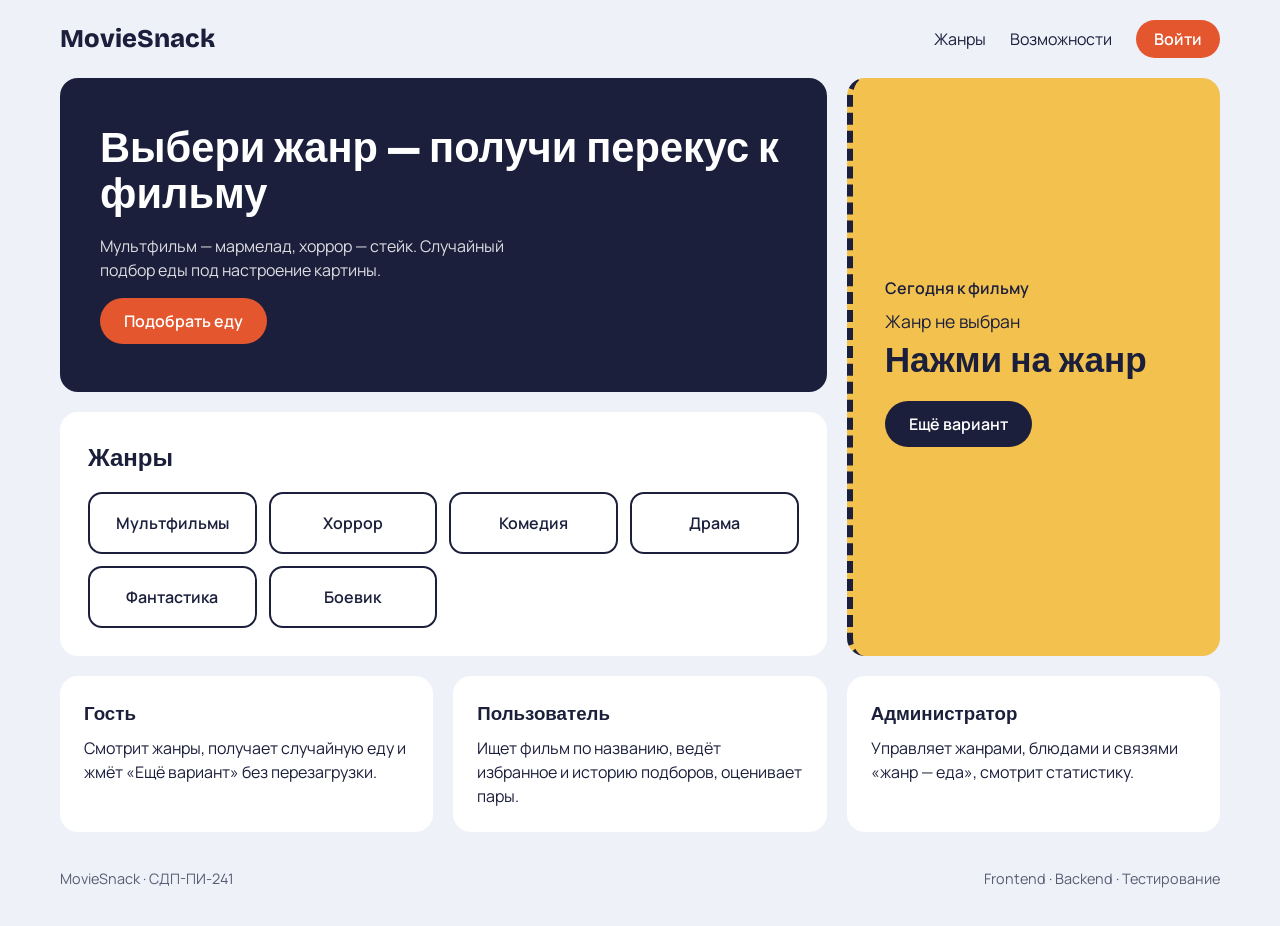
<file: client/index.html>
<!DOCTYPE html>
<html lang="ru">
<head>
  <meta charset="UTF-8">
  <!-- Без этого тега media-запросы на телефоне НЕ работают -->
  <meta name="viewport" content="width=device-width, initial-scale=1">
  <title>MovieSnack — еда под фильм</title>
  <link rel="preconnect" href="https://fonts.googleapis.com">
  <link rel="preconnect" href="https://fonts.gstatic.com" crossorigin>
  <link href="https://fonts.googleapis.com/css2?family=Bricolage+Grotesque:wght@600;800&family=Manrope:wght@400;600&display=swap" rel="stylesheet">
  <link rel="stylesheet" href="style.css">
</head>
<body>

  <!-- Главный контейнер: на ПК/планшете это GRID, на телефоне — FLEXBOX -->
  <div class="page">

    <header class="header">
      <a class="logo" href="#">MovieSnack</a>
      <nav class="nav">
        <a href="#genres">Жанры</a>
        <a href="#features">Возможности</a>
        <div class="nav__auth" id="authLinks"></div>
      </nav>
    </header>

    <section class="hero">
      <h1>Выбери жанр — получи перекус к фильму</h1>
      <p>Мультфильм — мармелад, хоррор — стейк. Случайный подбор еды под настроение картины.</p>
      <a class="btn" href="#genres">Подобрать еду</a>
    </section>

    <aside class="picker" aria-live="polite">
      <p class="picker__label">Сегодня к фильму</p>
      <p class="picker__genre" id="resultGenre">Жанр не выбран</p>
      <p class="picker__food" id="resultFood">Нажми на жанр</p>
      <button class="btn btn--dark" id="againBtn" type="button">Ещё вариант</button>
      <div class="picker__actions" id="pickerActions"></div>
    </aside>

    <section class="genres" id="genres">
      <h2>Жанры</h2>
      <!-- Вложенный Grid: карточки сами подбирают число колонок -->
      <div class="genres__list" id="genresList"></div>
    </section>

    <section class="features" id="features">
      <article class="card">
        <h3>Гость</h3>
        <p>Смотрит жанры, получает случайную еду и жмёт «Ещё вариант» без перезагрузки.</p>
      </article>
      <article class="card">
        <h3>Пользователь</h3>
        <p>Ищет фильм по названию, ведёт избранное и историю подборов, оценивает пары.</p>
      </article>
      <article class="card">
        <h3>Администратор</h3>
        <p>Управляет жанрами, блюдами и связями «жанр — еда», смотрит статистику.</p>
      </article>
    </section>

    <footer class="footer">
      <p>MovieSnack · СДП-ПИ-241</p>
      <p>Frontend · Backend · Тестирование</p>
    </footer>

  </div>

  <script src="js/mock.js"></script>
  <script src="js/auth.js"></script>
  <script src="js/api.js"></script>
  <script src="js/ui.js"></script>
  <script src="js/home.js"></script>
</body>
</html>
</file>
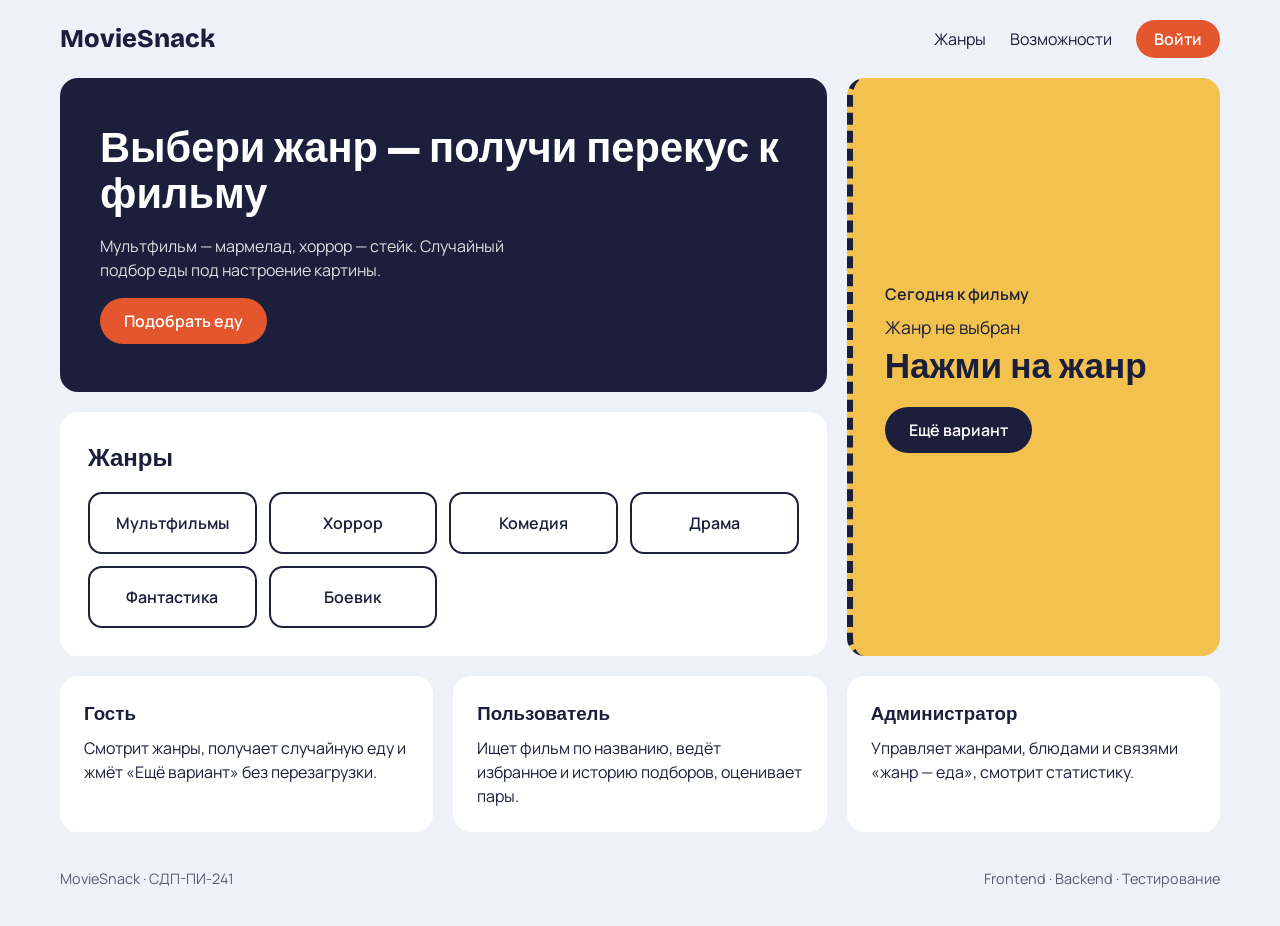
<file: lab3/index.html>
<!DOCTYPE html>
<html lang="ru">
<head>
  <meta charset="UTF-8">
  <!-- Без этого тега media-запросы на телефоне НЕ работают -->
  <meta name="viewport" content="width=device-width, initial-scale=1">
  <title>MovieSnack — еда под фильм</title>
  <link rel="preconnect" href="https://fonts.googleapis.com">
  <link rel="preconnect" href="https://fonts.gstatic.com" crossorigin>
  <link href="https://fonts.googleapis.com/css2?family=Bricolage+Grotesque:wght@600;800&family=Manrope:wght@400;600&display=swap" rel="stylesheet">
  <link rel="stylesheet" href="style.css">
</head>
<body>

  <!-- Главный контейнер: на ПК/планшете это GRID, на телефоне — FLEXBOX -->
  <div class="page">

    <header class="header">
      <a class="logo" href="#">MovieSnack</a>
      <nav class="nav">
        <a href="#genres">Жанры</a>
        <a href="#features">Возможности</a>
        <a class="btn btn--small" href="#">Войти</a>
      </nav>
    </header>

    <section class="hero">
      <h1>Выбери жанр — получи перекус к фильму</h1>
      <p>Мультфильм — мармелад, хоррор — стейк. Случайный подбор еды под настроение картины.</p>
      <a class="btn" href="#genres">Подобрать еду</a>
    </section>

    <aside class="picker" aria-live="polite">
      <p class="picker__label">Сегодня к фильму</p>
      <p class="picker__genre" id="resultGenre">Жанр не выбран</p>
      <p class="picker__food" id="resultFood">Нажми на жанр</p>
      <button class="btn btn--dark" id="againBtn" type="button">Ещё вариант</button>
    </aside>

    <section class="genres" id="genres">
      <h2>Жанры</h2>
      <!-- Вложенный Grid: карточки сами подбирают число колонок -->
      <div class="genres__list">
        <button class="genre" data-genre="Мультфильмы" type="button">Мультфильмы</button>
        <button class="genre" data-genre="Хоррор" type="button">Хоррор</button>
        <button class="genre" data-genre="Комедия" type="button">Комедия</button>
        <button class="genre" data-genre="Драма" type="button">Драма</button>
        <button class="genre" data-genre="Фантастика" type="button">Фантастика</button>
        <button class="genre" data-genre="Боевик" type="button">Боевик</button>
      </div>
    </section>

    <section class="features" id="features">
      <article class="card">
        <h3>Гость</h3>
        <p>Смотрит жанры, получает случайную еду и жмёт «Ещё вариант» без перезагрузки.</p>
      </article>
      <article class="card">
        <h3>Пользователь</h3>
        <p>Ищет фильм по названию, ведёт избранное и историю подборов, оценивает пары.</p>
      </article>
      <article class="card">
        <h3>Администратор</h3>
        <p>Управляет жанрами, блюдами и связями «жанр — еда», смотрит статистику.</p>
      </article>
    </section>

    <footer class="footer">
      <p>MovieSnack · СДП-ПИ-241</p>
      <p>Frontend · Backend · Тестирование</p>
    </footer>

  </div>

  <script src="script.js"></script>
</body>
</html>
</file>
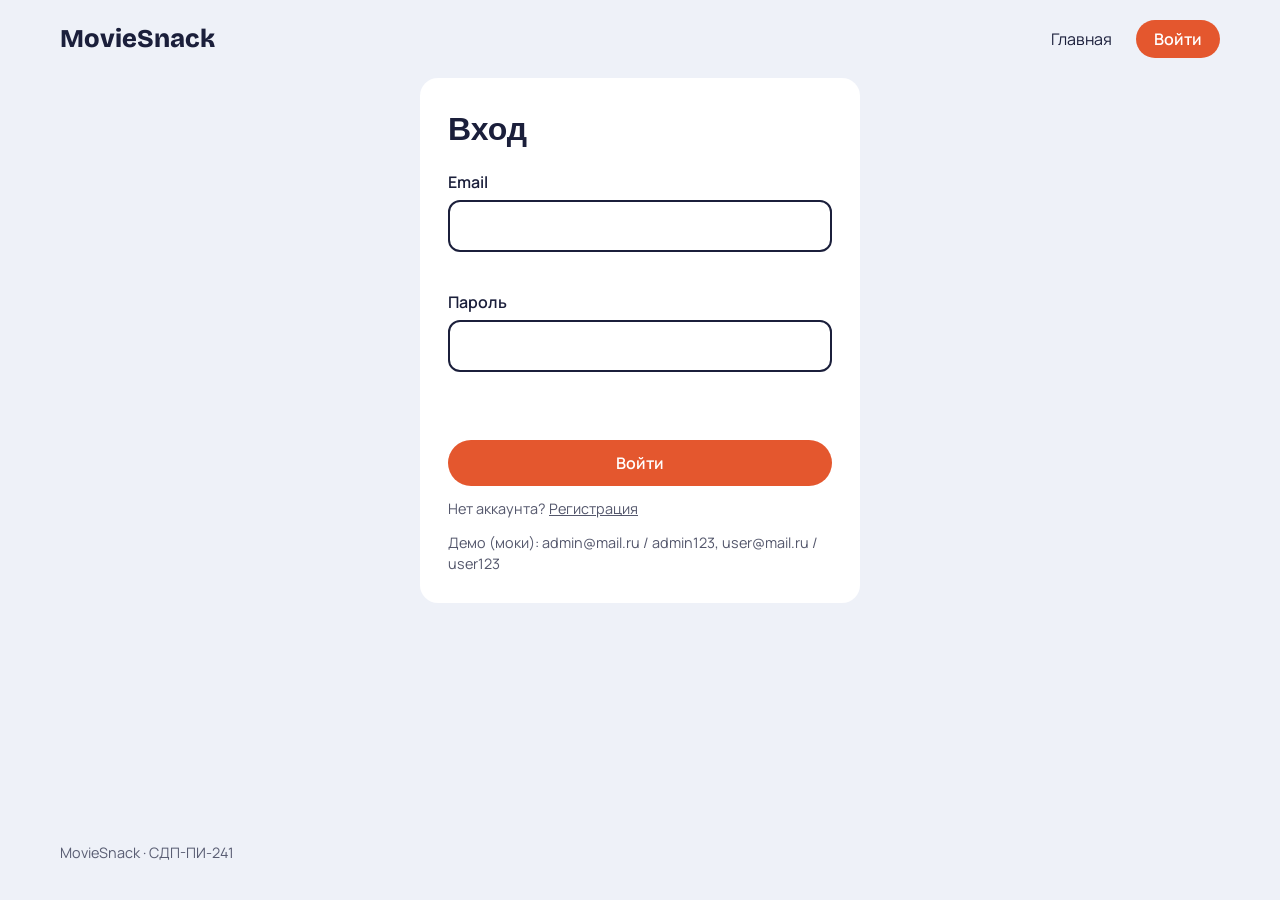
<file: client/admin.html>
<!DOCTYPE html>
<html lang="ru">
<head>
  <meta charset="UTF-8">
  <meta name="viewport" content="width=device-width, initial-scale=1">
  <title>Админка — MovieSnack</title>
  <link rel="preconnect" href="https://fonts.googleapis.com">
  <link rel="preconnect" href="https://fonts.gstatic.com" crossorigin>
  <link href="https://fonts.googleapis.com/css2?family=Bricolage+Grotesque:wght@600;800&family=Manrope:wght@400;600&display=swap" rel="stylesheet">
  <link rel="stylesheet" href="style.css">
</head>
<body>
  <div class="wrap">
    <header class="header" id="siteHeader"></header>
    <main class="panel">
      <h1>Панель администратора</h1>
      <div class="tabs" id="tabs"></div>
      <div id="adminContent"></div>
    </main>
    <footer class="footer"><p>MovieSnack · СДП-ПИ-241</p></footer>
  </div>
  <script src="js/mock.js"></script>
  <script src="js/auth.js"></script>
  <script src="js/api.js"></script>
  <script src="js/ui.js"></script>
  <script src="js/pages/admin.js"></script>
</body>
</html>
</file>
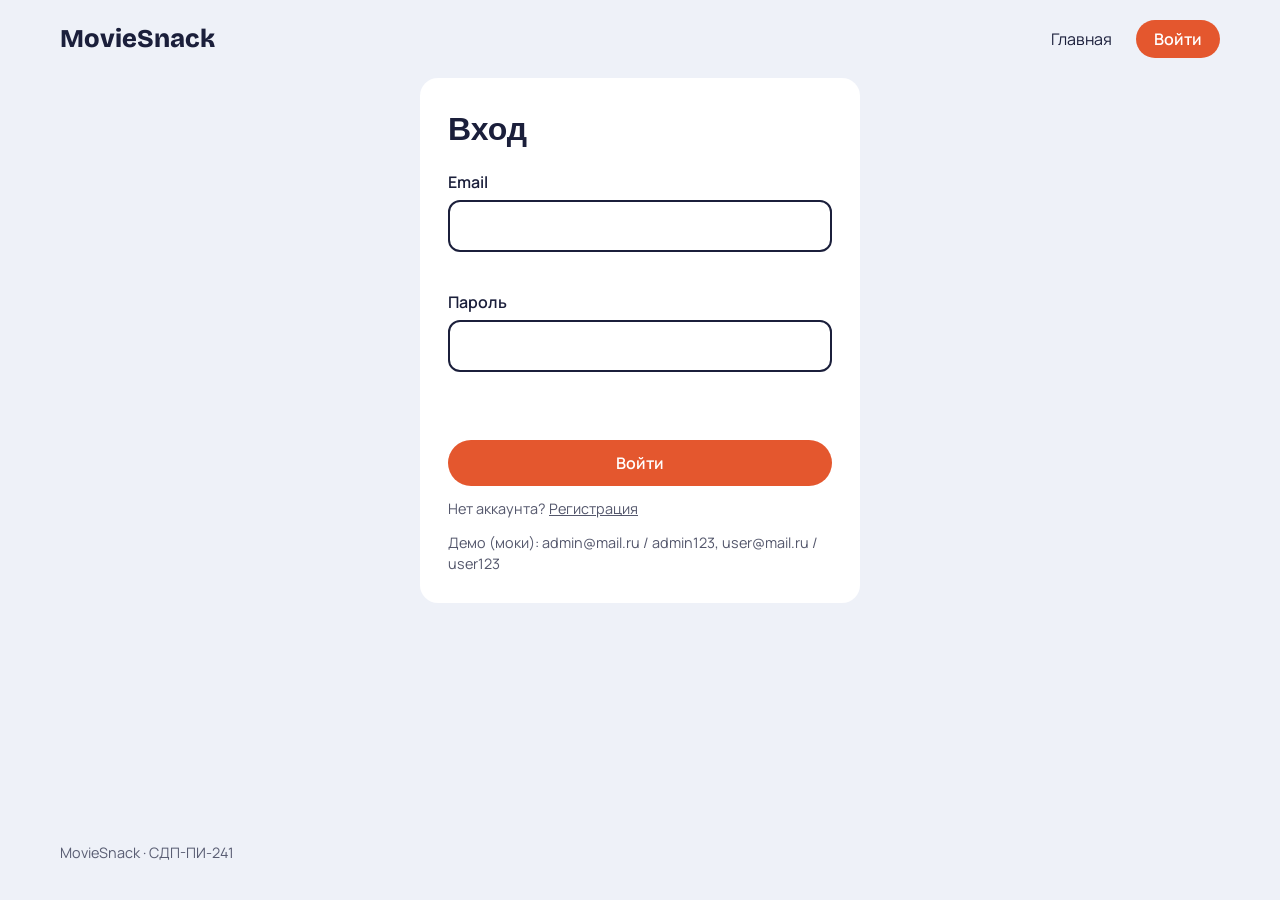
<file: client/favorites.html>
<!DOCTYPE html>
<html lang="ru">
<head>
  <meta charset="UTF-8">
  <meta name="viewport" content="width=device-width, initial-scale=1">
  <title>Избранное — MovieSnack</title>
  <link rel="preconnect" href="https://fonts.googleapis.com">
  <link rel="preconnect" href="https://fonts.gstatic.com" crossorigin>
  <link href="https://fonts.googleapis.com/css2?family=Bricolage+Grotesque:wght@600;800&family=Manrope:wght@400;600&display=swap" rel="stylesheet">
  <link rel="stylesheet" href="style.css">
</head>
<body>
  <div class="wrap">
    <header class="header" id="siteHeader"></header>
    <main class="panel">
      <h1>Избранное</h1>
      <div class="cards" id="cards"></div>
    </main>
    <footer class="footer"><p>MovieSnack · СДП-ПИ-241</p></footer>
  </div>
  <script src="js/mock.js"></script>
  <script src="js/auth.js"></script>
  <script src="js/api.js"></script>
  <script src="js/ui.js"></script>
  <script src="js/pages/favorites.js"></script>
</body>
</html>
</file>
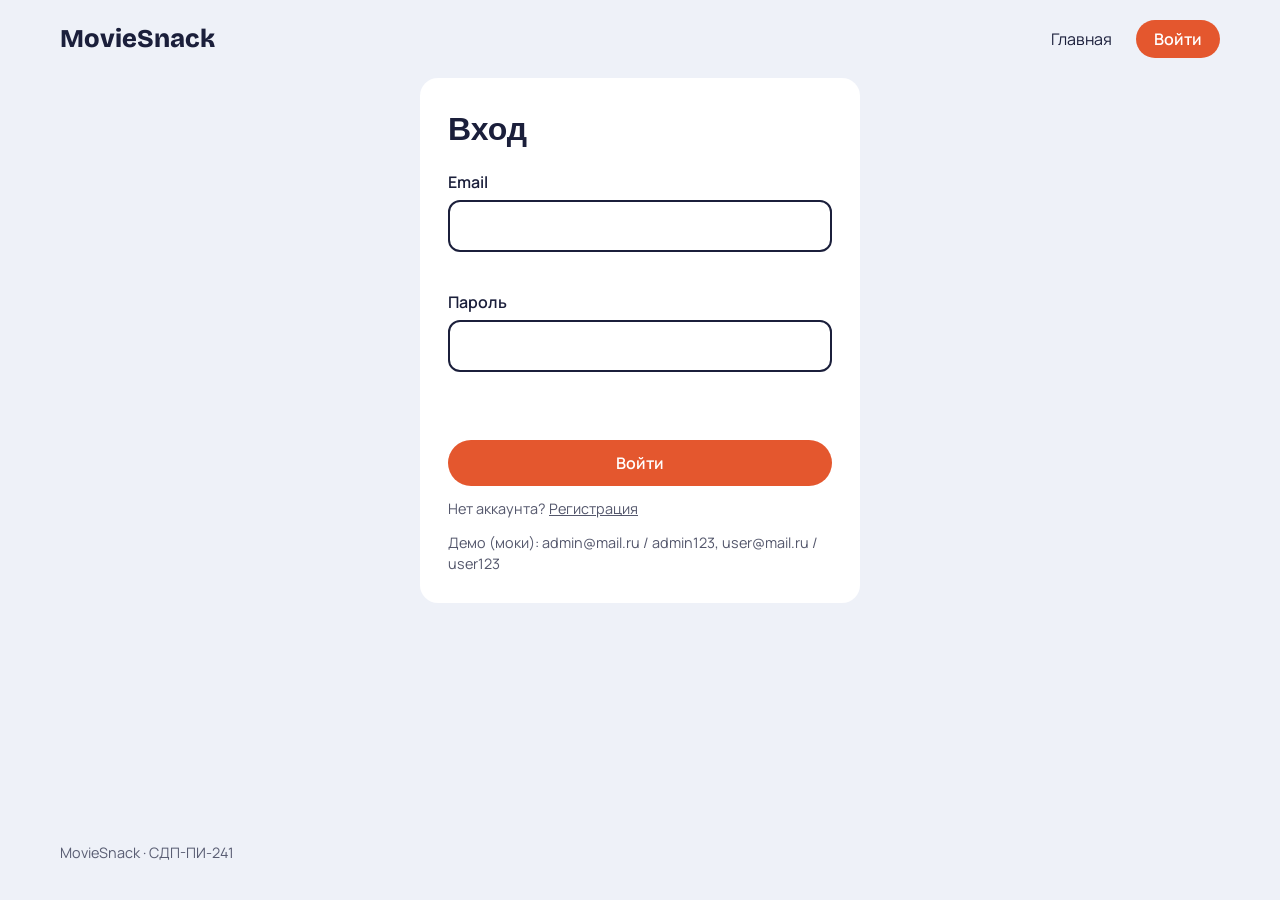
<file: client/history.html>
<!DOCTYPE html>
<html lang="ru">
<head>
  <meta charset="UTF-8">
  <meta name="viewport" content="width=device-width, initial-scale=1">
  <title>История — MovieSnack</title>
  <link rel="preconnect" href="https://fonts.googleapis.com">
  <link rel="preconnect" href="https://fonts.gstatic.com" crossorigin>
  <link href="https://fonts.googleapis.com/css2?family=Bricolage+Grotesque:wght@600;800&family=Manrope:wght@400;600&display=swap" rel="stylesheet">
  <link rel="stylesheet" href="style.css">
</head>
<body>
  <div class="wrap">
    <header class="header" id="siteHeader"></header>
    <main class="panel">
      <h1>История подборов</h1>
      <div id="historyBox"></div>
    </main>
    <footer class="footer"><p>MovieSnack · СДП-ПИ-241</p></footer>
  </div>
  <script src="js/mock.js"></script>
  <script src="js/auth.js"></script>
  <script src="js/api.js"></script>
  <script src="js/ui.js"></script>
  <script src="js/pages/history.js"></script>
</body>
</html>
</file>
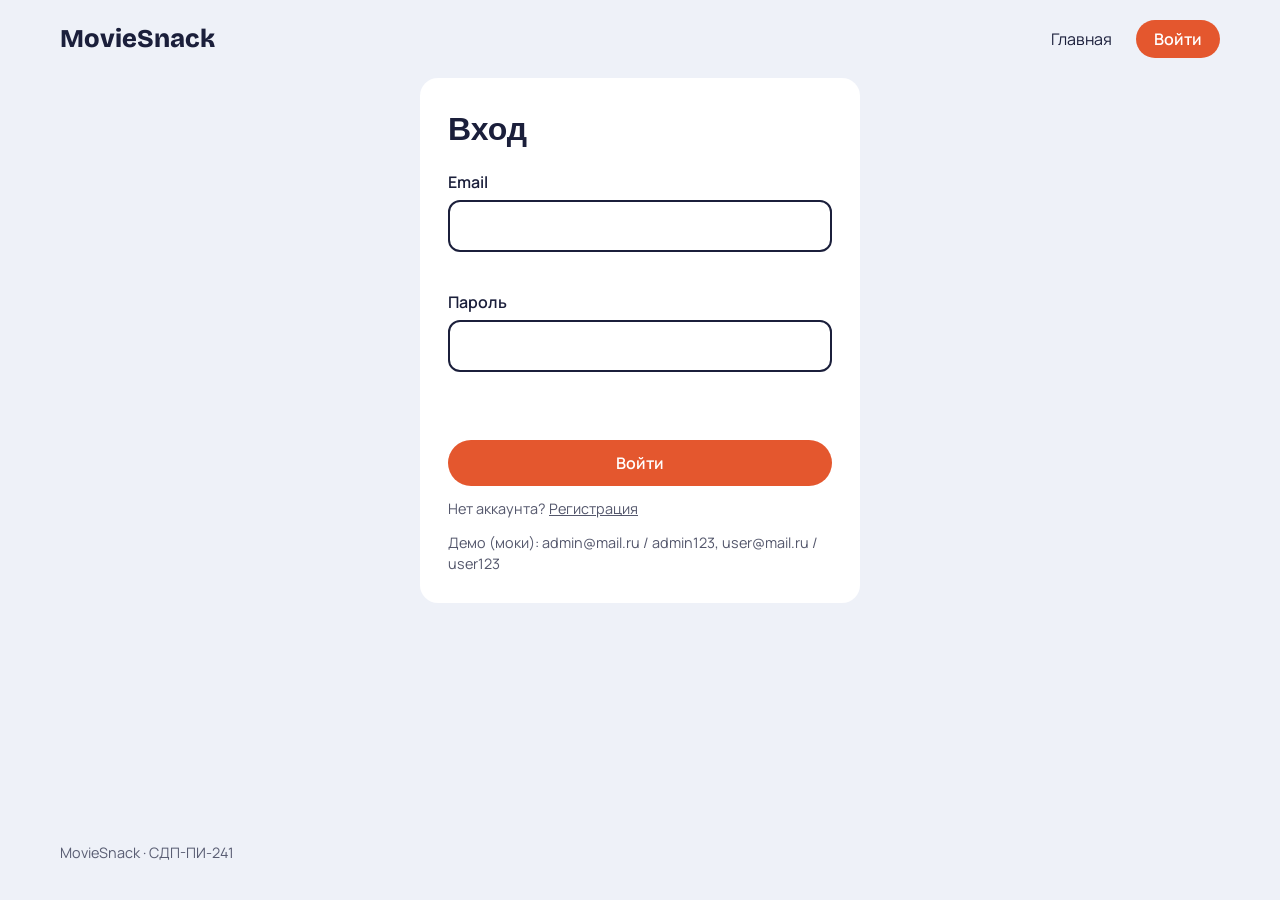
<file: client/login.html>
<!DOCTYPE html>
<html lang="ru">
<head>
  <meta charset="UTF-8">
  <meta name="viewport" content="width=device-width, initial-scale=1">
  <title>Вход — MovieSnack</title>
  <link rel="preconnect" href="https://fonts.googleapis.com">
  <link rel="preconnect" href="https://fonts.gstatic.com" crossorigin>
  <link href="https://fonts.googleapis.com/css2?family=Bricolage+Grotesque:wght@600;800&family=Manrope:wght@400;600&display=swap" rel="stylesheet">
  <link rel="stylesheet" href="style.css">
</head>
<body>
  <div class="wrap">
    <header class="header" id="siteHeader"></header>
    <main class="panel auth">
      <h1>Вход</h1>
      <form class="form" id="authForm" data-mode="login" novalidate>
      <label class="field">Email
        <input name="email" type="email" autocomplete="email">
        <span class="field__error" data-error="email"></span>
      </label>
      <label class="field">Пароль
        <input name="password" type="password" autocomplete="current-password">
        <span class="field__error" data-error="password"></span>
      </label>
      <p class="field__error" id="formError"></p>
        <button class="btn" type="submit">Войти</button>
      </form>
      <p class="hint">Нет аккаунта? <a href="register.html">Регистрация</a></p>
      <p class="hint">Демо (моки): admin@mail.ru / admin123, user@mail.ru / user123</p>
    </main>
    <footer class="footer"><p>MovieSnack · СДП-ПИ-241</p></footer>
  </div>
  <script src="js/mock.js"></script>
  <script src="js/auth.js"></script>
  <script src="js/api.js"></script>
  <script src="js/ui.js"></script>
  <script src="js/pages/login.js"></script>
</body>
</html>
</file>
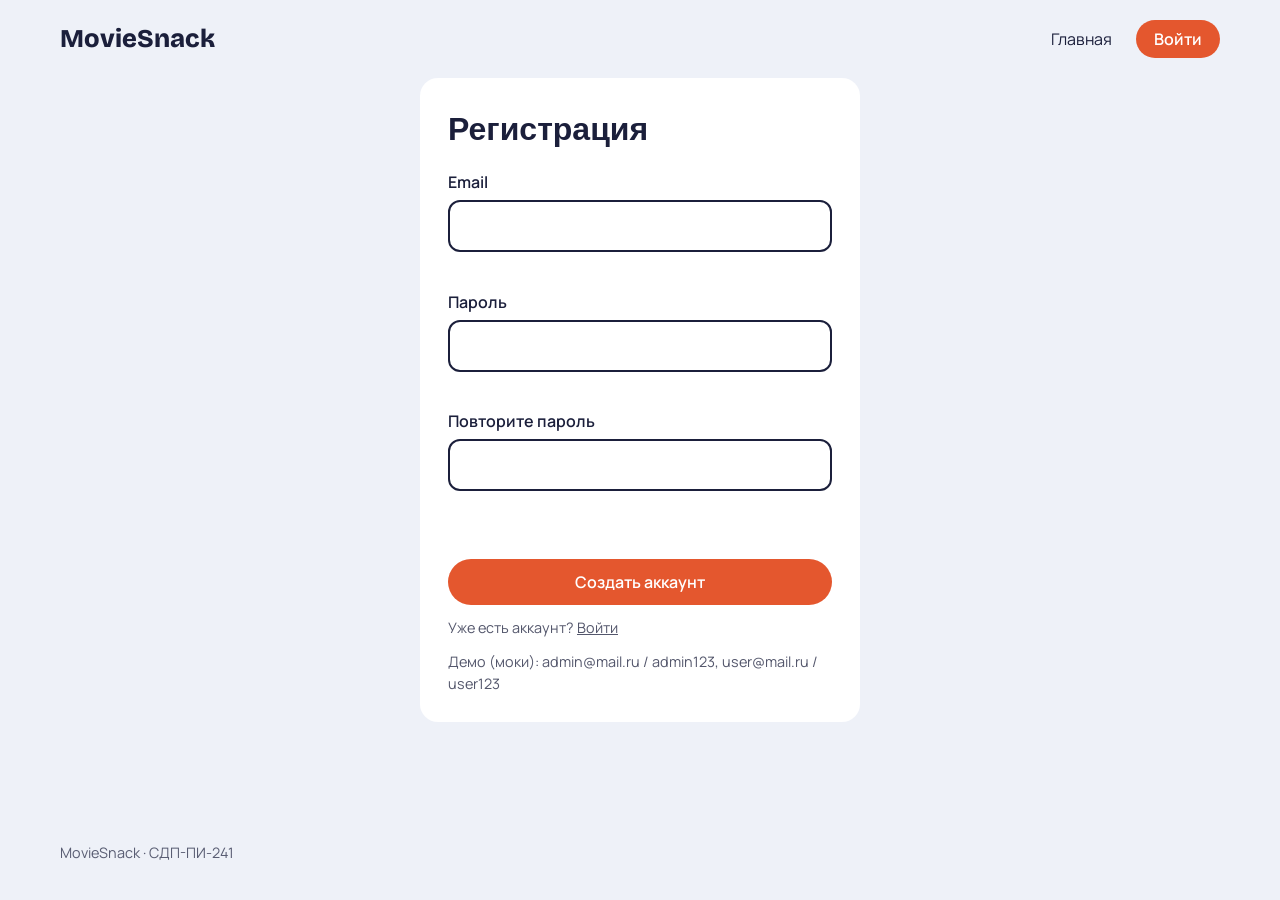
<file: client/register.html>
<!DOCTYPE html>
<html lang="ru">
<head>
  <meta charset="UTF-8">
  <meta name="viewport" content="width=device-width, initial-scale=1">
  <title>Регистрация — MovieSnack</title>
  <link rel="preconnect" href="https://fonts.googleapis.com">
  <link rel="preconnect" href="https://fonts.gstatic.com" crossorigin>
  <link href="https://fonts.googleapis.com/css2?family=Bricolage+Grotesque:wght@600;800&family=Manrope:wght@400;600&display=swap" rel="stylesheet">
  <link rel="stylesheet" href="style.css">
</head>
<body>
  <div class="wrap">
    <header class="header" id="siteHeader"></header>
    <main class="panel auth">
      <h1>Регистрация</h1>
      <form class="form" id="authForm" data-mode="register" novalidate>
      <label class="field">Email
        <input name="email" type="email" autocomplete="email">
        <span class="field__error" data-error="email"></span>
      </label>
      <label class="field">Пароль
        <input name="password" type="password" autocomplete="new-password">
        <span class="field__error" data-error="password"></span>
      </label>
      <label class="field">Повторите пароль
        <input name="password2" type="password" autocomplete="new-password">
        <span class="field__error" data-error="password2"></span>
      </label>
      <p class="field__error" id="formError"></p>
        <button class="btn" type="submit">Создать аккаунт</button>
      </form>
      <p class="hint">Уже есть аккаунт? <a href="login.html">Войти</a></p>
      <p class="hint">Демо (моки): admin@mail.ru / admin123, user@mail.ru / user123</p>
    </main>
    <footer class="footer"><p>MovieSnack · СДП-ПИ-241</p></footer>
  </div>
  <script src="js/mock.js"></script>
  <script src="js/auth.js"></script>
  <script src="js/api.js"></script>
  <script src="js/ui.js"></script>
  <script src="js/pages/login.js"></script>
</body>
</html>
</file>
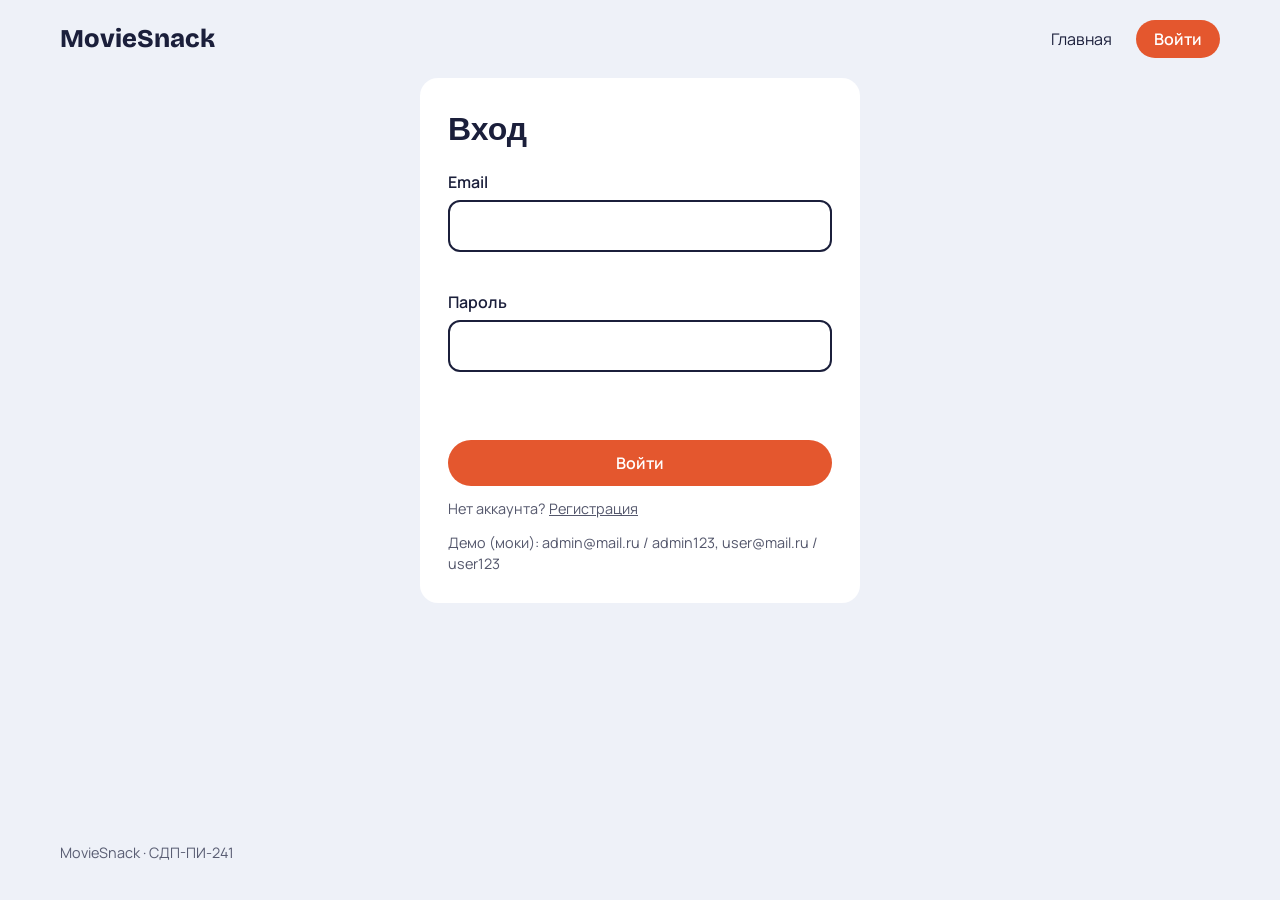
<file: client/search.html>
<!DOCTYPE html>
<html lang="ru">
<head>
  <meta charset="UTF-8">
  <meta name="viewport" content="width=device-width, initial-scale=1">
  <title>Поиск фильма — MovieSnack</title>
  <link rel="preconnect" href="https://fonts.googleapis.com">
  <link rel="preconnect" href="https://fonts.gstatic.com" crossorigin>
  <link href="https://fonts.googleapis.com/css2?family=Bricolage+Grotesque:wght@600;800&family=Manrope:wght@400;600&display=swap" rel="stylesheet">
  <link rel="stylesheet" href="style.css">
</head>
<body>
  <div class="wrap">
    <header class="header" id="siteHeader"></header>
    <main class="search">
      <section class="panel">
        <h1>Поиск фильма</h1>
        <form class="toolbar" id="searchForm">
          <input class="input" id="q" placeholder="Название фильма" aria-label="Название фильма" maxlength="80">
          <button class="btn" type="submit">Найти</button>
        </form>
        <ul class="movies" id="movies"></ul>
      </section>
      <section class="panel result" id="result">
        <h2>Еда к фильму</h2>
        <p class="empty">Найдите фильм и нажмите «Подобрать еду»</p>
      </section>
    </main>
    <footer class="footer"><p>MovieSnack · СДП-ПИ-241</p></footer>
  </div>
  <script src="js/mock.js"></script>
  <script src="js/auth.js"></script>
  <script src="js/api.js"></script>
  <script src="js/ui.js"></script>
  <script src="js/pages/search.js"></script>
</body>
</html>
</file>
<file: client/style.css>
/* ===== Базовые настройки ===== */
:root {
  --ink: #1b1f3b;        /* тёмный синий — кинозал */
  --ticket: #f2c14e;     /* жёлтый — билет */
  --tomato: #e4572e;     /* акцент — кнопки */
  --paper: #eef1f8;      /* фон страницы */
  --white: #ffffff;
  --gap: 20px;
  --radius: 18px;
}

* { box-sizing: border-box; margin: 0; padding: 0; }

body {
  font-family: "Manrope", Arial, sans-serif;
  background: var(--paper);
  color: var(--ink);
  line-height: 1.5;
}

h1, h2, h3, .logo, .picker__food {
  font-family: "Bricolage Grotesque", Arial, sans-serif;
}

a { color: inherit; text-decoration: none; }

/* ===== Кнопки ===== */
.btn {
  display: inline-block;
  padding: 12px 24px;
  border: 0;
  border-radius: 999px;
  background: var(--tomato);
  color: var(--white);
  font: 600 1rem "Manrope", Arial, sans-serif;
  cursor: pointer;
}
.btn:hover { filter: brightness(1.08); }
.btn:focus-visible, .genre:focus-visible { outline: 3px solid var(--ink); outline-offset: 3px; }
.btn--small { padding: 8px 18px; }
.btn--dark  { background: var(--ink); }

/* =====================================================
   GRID — ПК и планшет (экран шире 767px)
   Страница = сетка из 3 колонок и 5 строк.
   Расположение блоков задаётся через grid-template-areas.
   ===================================================== */
.page {
  display: grid;
  grid-template-columns: 1fr 1fr 1fr;      /* 3 равные колонки */
  grid-template-areas:
    "header header header"
    "hero   hero   picker"
    "genres genres picker"
    "features features features"
    "footer footer footer";
  gap: var(--gap);
  max-width: 1200px;
  margin: 0 auto;
  padding: var(--gap);
}

/* Привязываем блоки к областям */
.header   { grid-area: header; }
.hero     { grid-area: hero; }
.picker   { grid-area: picker; }
.genres   { grid-area: genres; }
.features { grid-area: features; }
.footer   { grid-area: footer; }

/* ===== Шапка — FLEXBOX (в строку, логотип слева, меню справа) ===== */
.header {
  display: flex;
  justify-content: space-between;
  align-items: center;
}
.logo { font-size: 1.6rem; font-weight: 800; }
.nav {
  display: flex;
  align-items: center;
  gap: 24px;
}

/* ===== Hero ===== */
.hero {
  background: var(--ink);
  color: var(--white);
  border-radius: var(--radius);
  padding: 48px 40px;
  display: flex;
  flex-direction: column;
  justify-content: center;
  align-items: flex-start;
  gap: 16px;
}
.hero h1 { font-size: 2.6rem; line-height: 1.1; font-weight: 800; }
.hero p  { max-width: 46ch; opacity: .85; }

/* ===== Блок результата (билет) ===== */
.picker {
  background: var(--ticket);
  border-radius: var(--radius);
  padding: 32px;
  display: flex;
  flex-direction: column;
  justify-content: center;
  align-items: flex-start;
  gap: 8px;
  border-left: 6px dashed var(--ink);
}
.picker__label { font-weight: 600; }
.picker__genre { font-size: 1.1rem; }
.picker__food  { font-size: 2.2rem; font-weight: 800; line-height: 1.1; margin-bottom: 12px; }

/* ===== Жанры — вложенный GRID ===== */
.genres {
  background: var(--white);
  border-radius: var(--radius);
  padding: 28px;
}
.genres h2 { margin-bottom: 16px; }
.genres__list {
  display: grid;
  grid-template-columns: repeat(auto-fit, minmax(150px, 1fr));
  gap: 12px;
}
.genre {
  padding: 18px 12px;
  border: 2px solid var(--ink);
  border-radius: 14px;
  background: transparent;
  color: var(--ink);
  font: 600 1rem "Manrope", Arial, sans-serif;
  cursor: pointer;
}
.genre:hover, .genre.is-active { background: var(--ink); color: var(--ticket); }

/* ===== Возможности — GRID на 3 колонки ===== */
.features {
  display: grid;
  grid-template-columns: repeat(3, 1fr);
  gap: var(--gap);
}
.card {
  background: var(--white);
  border-radius: var(--radius);
  padding: 24px;
}
.card h3 { margin-bottom: 8px; }

/* ===== Подвал ===== */
.footer {
  display: flex;
  justify-content: space-between;
  padding: 16px 0;
  font-size: .9rem;
  opacity: .7;
}

/* =====================================================
   MEDIA: ПЛАНШЕТ (768–1024px) — остаётся GRID,
   но на 2 колонки
   ===================================================== */
@media (max-width: 1024px) {
  .page {
    grid-template-columns: 1fr 1fr;
    grid-template-areas:
      "header header"
      "hero   hero"
      "genres picker"
      "features features"
      "footer footer";
  }
  .hero h1 { font-size: 2.2rem; }
  .features { grid-template-columns: 1fr 1fr 1fr; }
}

/* =====================================================
   MEDIA: ТЕЛЕФОН (до 767px) — GRID заменяется на FLEXBOX
   Всё выстраивается в одну колонку.
   ===================================================== */
@media (max-width: 767px) {
  .page {
    display: flex;            /* вместо grid */
    flex-direction: column;   /* блоки друг под другом */
    padding: 14px;
    gap: 14px;
  }

  /* grid-area на flex-элементах не работает — порядок задаём через order */
  .header   { order: 1; flex-direction: column; gap: 10px; }
  .hero     { order: 2; padding: 28px 20px; }
  .picker   { order: 3; border-left: 0; border-top: 6px dashed var(--ink); }
  .genres   { order: 4; padding: 20px; }
  .features { order: 5; display: flex; flex-direction: column; }
  .footer   { order: 6; flex-direction: column; align-items: center; gap: 4px; }

  .nav { gap: 16px; flex-wrap: wrap; justify-content: center; }
  .hero h1 { font-size: 1.8rem; }
  .picker__food { font-size: 1.8rem; }

  /* жанры в 2 колонки на узком экране */
  .genres__list { grid-template-columns: 1fr 1fr; }
}

/* ===== Блок авторизации в шапке ===== */
.nav__auth { display: flex; align-items: center; gap: 16px; flex-wrap: wrap; }

/* =====================================================
   ВНУТРЕННИЕ СТРАНИЦЫ (вход, поиск, избранное, история, админка)
   ===================================================== */
.wrap {
  display: flex;
  flex-direction: column;
  gap: var(--gap);
  max-width: 1200px;
  min-height: 100vh;
  margin: 0 auto;
  padding: var(--gap);
}
.wrap > .footer { margin-top: auto; }

.panel { background: var(--white); border-radius: var(--radius); padding: 28px; }
.panel h1, .panel h2 { margin-bottom: 16px; }
.muted { opacity: .65; }
.hint  { margin-top: 12px; font-size: .9rem; opacity: .75; }
.hint a { text-decoration: underline; }
.empty { opacity: .7; padding: 8px 0; list-style: none; }

/* Формы */
.auth { width: 100%; max-width: 440px; margin: 0 auto; }
.form { display: flex; flex-direction: column; gap: 14px; }
.field { display: flex; flex-direction: column; gap: 6px; font-weight: 600; }
.field input, .input {
  padding: 12px 14px;
  border: 2px solid var(--ink);
  border-radius: 12px;
  background: var(--white);
  color: var(--ink);
  font: inherit;
}
.field input:focus-visible, .input:focus-visible { outline: 3px solid var(--ticket); }
.field__error { min-height: 1.2em; color: var(--tomato); font-size: .9rem; font-weight: 400; }
.toolbar { display: flex; flex-wrap: wrap; gap: 12px; align-items: center; margin-bottom: 16px; }
.toolbar .input { flex: 1 1 200px; }

/* Доп. варианты кнопок */
.btn--ghost  { background: transparent; color: var(--ink); border: 2px solid var(--ink); }
.btn--danger { background: transparent; color: var(--tomato); border: 2px solid var(--tomato); }
.btn:disabled { opacity: .5; cursor: not-allowed; }

/* Оценка и действия под результатом */
.picker__actions { display: flex; flex-wrap: wrap; align-items: center; gap: 10px; margin-top: 4px; }
.stars { display: flex; gap: 2px; }
.stars button { padding: 0 2px; border: 0; background: none; color: rgba(27, 31, 59, .3); font-size: 1.6rem; cursor: pointer; }
.stars button.is-on { color: var(--tomato); }

/* Поиск: GRID на 2 колонки (список + результат) */
.search { display: grid; grid-template-columns: 1.3fr 1fr; gap: var(--gap); align-items: start; }
.movies { display: flex; flex-direction: column; gap: 10px; list-style: none; }
.movie {
  display: flex; justify-content: space-between; align-items: center; gap: 12px; flex-wrap: wrap;
  padding: 12px 14px; background: var(--paper); border-radius: 14px;
}
.result__food { margin: 8px 0 16px; font: 800 2rem/1.1 "Bricolage Grotesque", Arial, sans-serif; }

/* Избранное: адаптивная сетка карточек */
.cards { display: grid; grid-template-columns: repeat(auto-fill, minmax(220px, 1fr)); gap: var(--gap); }
.cards .card { display: flex; flex-direction: column; align-items: flex-start; gap: 12px; background: var(--paper); }

/* Таблицы */
.table-wrap { overflow-x: auto; }
table { width: 100%; border-collapse: collapse; }
th, td { padding: 10px 12px; text-align: left; border-bottom: 1px solid var(--paper); vertical-align: middle; }
th { font-weight: 600; opacity: .7; }

/* Админка */
.tabs { display: flex; flex-wrap: wrap; gap: 8px; margin-bottom: 20px; }
.tab { padding: 10px 18px; border: 2px solid var(--ink); border-radius: 999px; background: transparent; color: var(--ink); font: 600 1rem "Manrope", Arial, sans-serif; cursor: pointer; }
.tab.is-active { background: var(--ink); color: var(--ticket); }
.stats { display: grid; grid-template-columns: repeat(auto-fit, minmax(150px, 1fr)); gap: 12px; margin-bottom: 24px; }
.stat { display: flex; flex-direction: column; gap: 4px; padding: 16px; background: var(--paper); border-radius: 14px; }
.stat strong { font: 800 1.8rem "Bricolage Grotesque", Arial, sans-serif; }

/* Уведомления */
.toast { position: fixed; left: 50%; bottom: 24px; transform: translateX(-50%); z-index: 10; padding: 12px 20px; border-radius: 999px; background: var(--ink); color: var(--white); }
.toast--error { background: var(--tomato); }

@media (max-width: 767px) {
  .wrap { padding: 14px; }
  .panel { padding: 20px; }
  .search { display: flex; flex-direction: column; }  /* GRID → FLEX на телефоне */
  .toolbar .btn { flex: 1 1 100%; }
}
</file>
<file: lab3/style.css>
/* ===== Базовые настройки ===== */
:root {
  --ink: #1b1f3b;        /* тёмный синий — кинозал */
  --ticket: #f2c14e;     /* жёлтый — билет */
  --tomato: #e4572e;     /* акцент — кнопки */
  --paper: #eef1f8;      /* фон страницы */
  --white: #ffffff;
  --gap: 20px;
  --radius: 18px;
}

* { box-sizing: border-box; margin: 0; padding: 0; }

body {
  font-family: "Manrope", Arial, sans-serif;
  background: var(--paper);
  color: var(--ink);
  line-height: 1.5;
}

h1, h2, h3, .logo, .picker__food {
  font-family: "Bricolage Grotesque", Arial, sans-serif;
}

a { color: inherit; text-decoration: none; }

/* ===== Кнопки ===== */
.btn {
  display: inline-block;
  padding: 12px 24px;
  border: 0;
  border-radius: 999px;
  background: var(--tomato);
  color: var(--white);
  font: 600 1rem "Manrope", Arial, sans-serif;
  cursor: pointer;
}
.btn:hover { filter: brightness(1.08); }
.btn:focus-visible, .genre:focus-visible { outline: 3px solid var(--ink); outline-offset: 3px; }
.btn--small { padding: 8px 18px; }
.btn--dark  { background: var(--ink); }

/* =====================================================
   GRID — ПК и планшет (экран шире 767px)
   Страница = сетка из 3 колонок и 5 строк.
   Расположение блоков задаётся через grid-template-areas.
   ===================================================== */
.page {
  display: grid;
  grid-template-columns: 1fr 1fr 1fr;      /* 3 равные колонки */
  grid-template-areas:
    "header header header"
    "hero   hero   picker"
    "genres genres picker"
    "features features features"
    "footer footer footer";
  gap: var(--gap);
  max-width: 1200px;
  margin: 0 auto;
  padding: var(--gap);
}

/* Привязываем блоки к областям */
.header   { grid-area: header; }
.hero     { grid-area: hero; }
.picker   { grid-area: picker; }
.genres   { grid-area: genres; }
.features { grid-area: features; }
.footer   { grid-area: footer; }

/* ===== Шапка — FLEXBOX (в строку, логотип слева, меню справа) ===== */
.header {
  display: flex;
  justify-content: space-between;
  align-items: center;
}
.logo { font-size: 1.6rem; font-weight: 800; }
.nav {
  display: flex;
  align-items: center;
  gap: 24px;
}

/* ===== Hero ===== */
.hero {
  background: var(--ink);
  color: var(--white);
  border-radius: var(--radius);
  padding: 48px 40px;
  display: flex;
  flex-direction: column;
  justify-content: center;
  align-items: flex-start;
  gap: 16px;
}
.hero h1 { font-size: 2.6rem; line-height: 1.1; font-weight: 800; }
.hero p  { max-width: 46ch; opacity: .85; }

/* ===== Блок результата (билет) ===== */
.picker {
  background: var(--ticket);
  border-radius: var(--radius);
  padding: 32px;
  display: flex;
  flex-direction: column;
  justify-content: center;
  align-items: flex-start;
  gap: 8px;
  border-left: 6px dashed var(--ink);
}
.picker__label { font-weight: 600; }
.picker__genre { font-size: 1.1rem; }
.picker__food  { font-size: 2.2rem; font-weight: 800; line-height: 1.1; margin-bottom: 12px; }

/* ===== Жанры — вложенный GRID ===== */
.genres {
  background: var(--white);
  border-radius: var(--radius);
  padding: 28px;
}
.genres h2 { margin-bottom: 16px; }
.genres__list {
  display: grid;
  grid-template-columns: repeat(auto-fit, minmax(150px, 1fr));
  gap: 12px;
}
.genre {
  padding: 18px 12px;
  border: 2px solid var(--ink);
  border-radius: 14px;
  background: transparent;
  color: var(--ink);
  font: 600 1rem "Manrope", Arial, sans-serif;
  cursor: pointer;
}
.genre:hover, .genre.is-active { background: var(--ink); color: var(--ticket); }

/* ===== Возможности — GRID на 3 колонки ===== */
.features {
  display: grid;
  grid-template-columns: repeat(3, 1fr);
  gap: var(--gap);
}
.card {
  background: var(--white);
  border-radius: var(--radius);
  padding: 24px;
}
.card h3 { margin-bottom: 8px; }

/* ===== Подвал ===== */
.footer {
  display: flex;
  justify-content: space-between;
  padding: 16px 0;
  font-size: .9rem;
  opacity: .7;
}

/* =====================================================
   MEDIA: ПЛАНШЕТ (768–1024px) — остаётся GRID,
   но на 2 колонки
   ===================================================== */
@media (max-width: 1024px) {
  .page {
    grid-template-columns: 1fr 1fr;
    grid-template-areas:
      "header header"
      "hero   hero"
      "genres picker"
      "features features"
      "footer footer";
  }
  .hero h1 { font-size: 2.2rem; }
  .features { grid-template-columns: 1fr 1fr 1fr; }
}

/* =====================================================
   MEDIA: ТЕЛЕФОН (до 767px) — GRID заменяется на FLEXBOX
   Всё выстраивается в одну колонку.
   ===================================================== */
@media (max-width: 767px) {
  .page {
    display: flex;            /* вместо grid */
    flex-direction: column;   /* блоки друг под другом */
    padding: 14px;
    gap: 14px;
  }

  /* grid-area на flex-элементах не работает — порядок задаём через order */
  .header   { order: 1; flex-direction: column; gap: 10px; }
  .hero     { order: 2; padding: 28px 20px; }
  .picker   { order: 3; border-left: 0; border-top: 6px dashed var(--ink); }
  .genres   { order: 4; padding: 20px; }
  .features { order: 5; display: flex; flex-direction: column; }
  .footer   { order: 6; flex-direction: column; align-items: center; gap: 4px; }

  .nav { gap: 16px; flex-wrap: wrap; justify-content: center; }
  .hero h1 { font-size: 1.8rem; }
  .picker__food { font-size: 1.8rem; }

  /* жанры в 2 колонки на узком экране */
  .genres__list { grid-template-columns: 1fr 1fr; }
}
</file>
